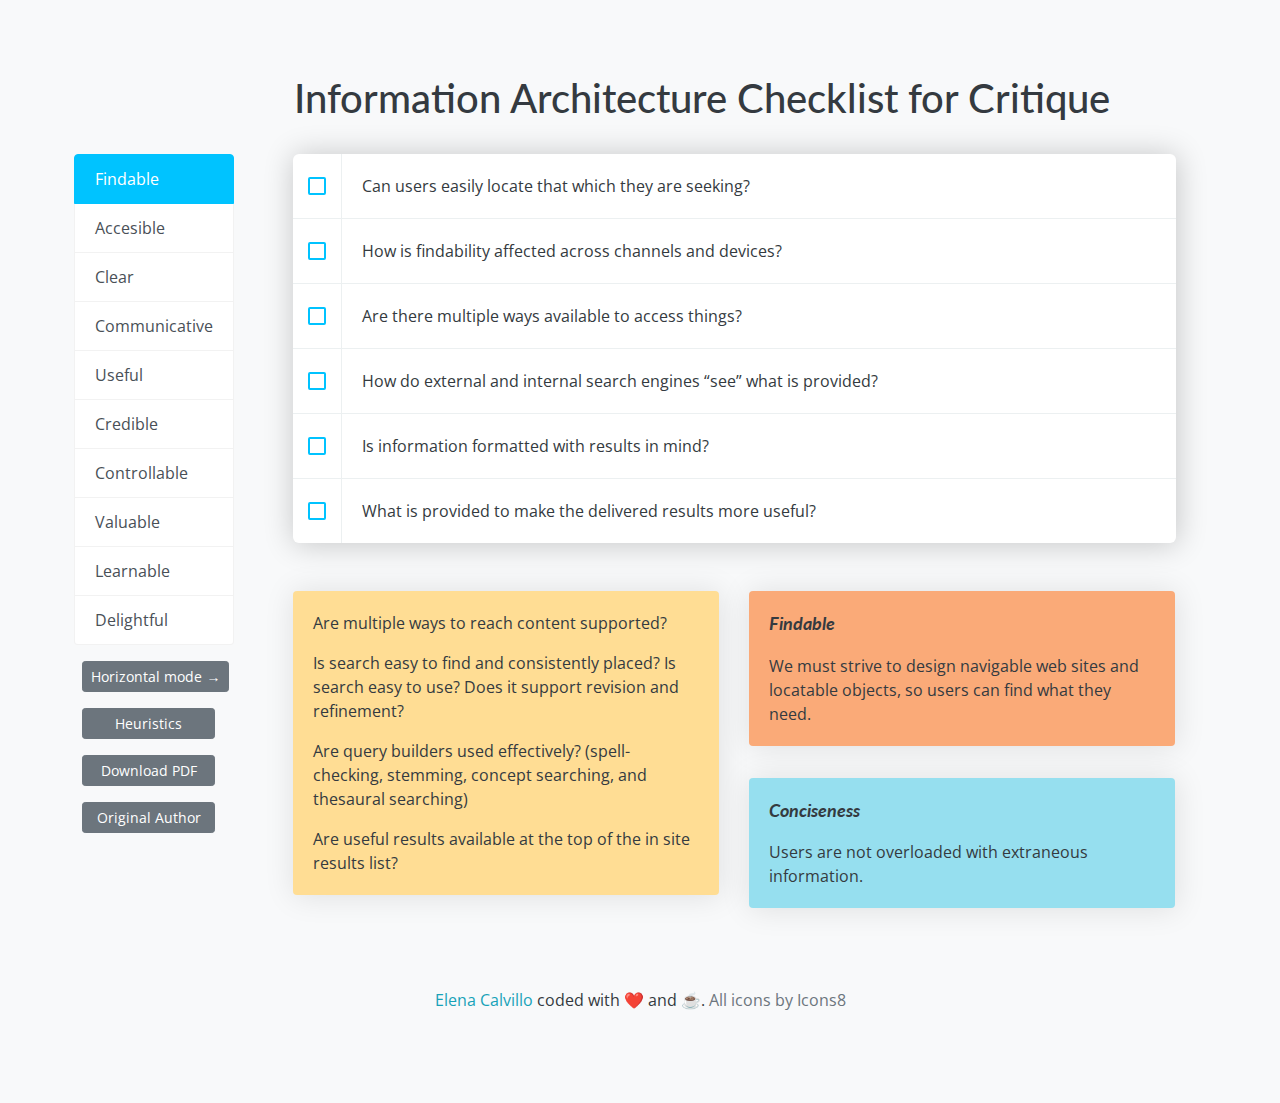
<file: index.html>
<!DOCTYPE html>
<html lang="en">

<head>
  <meta charset="UTF-8" />
  <meta name="viewport" content="width=device-width,initial-scale=1,maximum-scale=1,user-scalable=no"/>
  <meta http-equiv="X-UA-Compatible" content="chrome=1"/>
  <meta http-equiv="X-UA-Compatible" content="ie=9;IE=emulatedIE9"/>
  <meta name="HandheldFriendly" content="true"/>
  <title>Information Architecture Checklist for Critique</title>
  <meta name="description" content="Better user experience through information architecture." />
  <meta name="keywords" content="Information Architecture, user experience" />
  <link rel="stylesheet" href="https://cdnjs.cloudflare.com/ajax/libs/twitter-bootstrap/4.1.3/css/bootstrap.min.css"/>
  <link rel="stylesheet" type="text/css" href="css/style.css"/>
</head>

<body>

  <div class="container mb-4">
    <div class="row">
      <div class="col-lg-2"></div>
      <div class="col-10">
        <h1 class="text-dark pl-lg-3">Information Architecture Checklist for Critique</h1>
      </div>
    </div>
  </div>

  <div class="container">
    <div class="row">
      <!-- Navigation thru Topics -->
      <div class="col-lg-2 mb-4">
        <div class="row">
          <div class="list-group" id="list-tab" role="tablist">
            <a class="list-group-item list-group-item-action active" data-toggle="list" href="#findable"
              role="tab">Findable</a>
            <a class="list-group-item list-group-item-action" data-toggle="list" href="#accesible"
              role="tab">Accesible</a>
            <a class="list-group-item list-group-item-action" data-toggle="list" href="#clear" role="tab">Clear</a>
            <a class="list-group-item list-group-item-action" data-toggle="list" href="#communicative"
              role="tab">Communicative</a>
            <a class="list-group-item list-group-item-action" data-toggle="list" href="#useful" role="tab">Useful</a>
            <a class="list-group-item list-group-item-action" data-toggle="list" href="#credible"
              role="tab">Credible</a>
            <a class="list-group-item list-group-item-action" data-toggle="list" href="#controllable"
              role="tab">Controllable</a>
            <a class="list-group-item list-group-item-action" data-toggle="list" href="#valuable"
              role="tab">Valuable</a>
            <a class="list-group-item list-group-item-action" data-toggle="list" href="#learnable"
              role="tab">Learnable</a>
            <a class="list-group-item list-group-item-action" data-toggle="list" href="#delightful"
              role="tab">Delightful</a>
          </div>
        </div>
        <div class="row mt-2">
          <a class="btn btn-sm btn-block btn-secondary m-2 mr-5" href="horizontal.html" target="_blank">Horizontal mode &#8594;</a>
          <!-- Button trigger modal -->
          <button type="button" class="btn btn-sm btn-block btn-secondary m-2 mr-5" data-toggle="modal"
            data-target="#heuristics">
            Heuristics
          </button>
          <a class="btn btn-sm btn-block btn-secondary m-2 mr-5" href="IA-Checklist-Critique-2018.pdf" target="_blank">Download PDF</a>
          <a class="btn btn-sm btn-block btn-secondary m-2 mr-5" href="https://understandinggroup.com/learn/posters/ia-heuristics-checklist/"
            target="_blank">Original Author</a>
        </div>

      </div> <!-- End Navigation -->

      <!-- All Tabs Content -->
      <div class="col-lg-10">
        <div class="tab-content" id="nav-tabContent">

          <!-- Findable Tab -->
          <div class="tab-pane fade show active" id="findable" role="tabpanel">
            <!-- Findable Container -->
            <div class="container">
              <div class="row">
                <div class="col-12">
                  <ul class="list">
                    <li class="list-item">
                      <input type="checkbox" class="hidden-box" id="findable1" />
                      <label for="findable1" class="check-label">
                        <span class="check-box"></span>
                        <span class="check-text">Can users easily locate that which they are seeking?</span>
                      </label>
                    </li>
                    <li class="list-item">
                      <input type="checkbox" class="hidden-box" id="findable2" />
                      <label for="findable2" class="check-label">
                        <span class="check-box"></span>
                        <span class="check-text">How is findability affected across channels and devices?</span>
                      </label>
                    </li>
                    <li class="list-item">
                      <input type="checkbox" class="hidden-box" id="findable3" />
                      <label for="findable3" class="check-label">
                        <span class="check-box"></span>
                        <span class="check-text">Are there multiple ways available to access things?</span>
                      </label>
                    </li>
                    <li class="list-item">
                      <input type="checkbox" class="hidden-box" id="findable4" />
                      <label for="findable4" class="check-label">
                        <span class="check-box"></span>
                        <span class="check-text">How do external and internal search engines “see” what is
                          provided?</span>
                      </label>
                    </li>
                    <li class="list-item">
                      <input type="checkbox" class="hidden-box" id="findable5" />
                      <label for="findable5" class="check-label">
                        <span class="check-box"></span>
                        <span class="check-text">Is information formatted with results in mind?</span>
                      </label>
                    </li>
                    <li class="list-item">
                      <input type="checkbox" class="hidden-box" id="findable6" />
                      <label for="findable6" class="check-label">
                        <span class="check-box"></span>
                        <span class="check-text">What is provided to make the delivered results more useful?</span>
                      </label>
                    </li>
                  </ul>
                </div>
              </div>
              <div class="row ">
                <div class="col-lg-6">
                  <div class="card bg-yellow">
                    <div class="card-body">
                      <p class="card-text">Are multiple ways to reach content supported?</p>
                      <p class="card-text">
                        Is search easy to find and consistently placed? Is search easy to use? Does it support revision
                        and refinement?</p>
                      <p class="card-text">
                        Are query builders used effectively? (spell-checking, stemming, concept searching, and thesaural
                        searching)</p>
                      <p class="card-text">
                        Are useful results available at the top of the in site results list?</p>
                    </div>
                  </div>
                </div>
                <div class="col-lg-6">
                  <div class="container">
                    <div class="row">
                      <div class="card bg-orange">
                        <div class="card-body">
                          <p class="subtitles">Findable</p>
                          <p class="card-text"> We must strive to design
                            navigable web sites and locatable
                            objects, so users can find
                            what they need.</p>
                        </div>
                      </div>
                    </div>
                    <div class="row ">
                      <div class="card bg-blue">
                        <div class="card-body">
                          <p class="subtitles">Conciseness</p>
                          <p class="card-text">
                            Users are not overloaded with
                            extraneous information.
                          </p>
                        </div>
                      </div>
                    </div>
                  </div>
                </div>
              </div>
            </div> <!-- End Findable Container -->
          </div> <!-- End Findable Tab -->

          <!-- Accesible Tab -->
          <div class="tab-pane fade" id="accesible" role="tabpanel">
            <!-- Accesible Container -->
            <div class="container">
              <div class="row">
                <div class="col-12">
                  <ul class="list">
                    <li class="list-item">
                      <input type="checkbox" class="hidden-box" id="accesible1" />
                      <label for="accesible1" class="check-label">
                        <span class="check-box"></span>
                        <span class="check-text">Can it be used via all expected channels and devices?</span>
                      </label>
                    </li>
                    <li class="list-item">
                      <input type="checkbox" class="hidden-box" id="accesible2" />
                      <label for="accesible2" class="check-label">
                        <span class="check-box"></span>
                        <span class="check-text">How resilient and consistent is it when used via “other”
                          channels?</span>
                      </label>
                    </li>
                    <li class="list-item">
                      <input type="checkbox" class="hidden-box" id="accesible3" />
                      <label for="accesible3" class="check-label">
                        <span class="check-box"></span>
                        <span class="check-text">Does it meet the levels of accessibility compliance to be considerate
                          of those users with disabilities*</span>
                      </label>
                    </li>
                  </ul>
                </div>
              </div>
              <div class="row ">
                <div class="col-12 pb-4">
                  <small>* Be aware that upwards of 20% or more of the world’s population has a disability.</small>
                </div>
                <div class="col-lg-6 ">
                  <div class="container">
                    <div class="row">
                      <div class="card bg-red">
                        <div class="card-body">
                          <p class="card-text">
                            Match between system and the real world: The system should speak the users’ language, with
                            words, phrases and concepts
                            familiar to the user, rather than system-oriented terms. Follow real-world conventions,
                            making
                            information appear in a
                            natural and logical order.
                          </p>
                        </div>
                      </div>
                    </div>
                    <div class="row ">
                      <div class="card bg-yellow">
                        <div class="card-body">
                          <p class="card-text">
                            Is it possible to move through the site without experiencing click fatigue?
                          </p>
                        </div>
                      </div>
                    </div>
                    <div class="row ">
                      <div class="card bg-orange">
                        <div class="card-body">
                          <p class="card-text">
                            Just as our buildings have elevators and ramps,
                            our web sites should be accessible to people with disabilities (more than 10% of the
                            population). Today, it’s good
                            business and the ethical thing to do, eventually, it will become the law.
                          </p>
                        </div>
                      </div>
                    </div>
                  </div>
                </div>
                <div class="col-lg-6 ">
                  <div class="card bg-green">
                    <div class="card-body">
                      <p class="subtitles">Resilience</p>
                      <p class="card-text">
                        The capability of a pervasive information architecture model to shape and adapt
                        itself to specific users,
                        needs and seeking strategies.
                      </p>
                      <p class="subtitles">Consistency</p>
                      <p class="card-text">The capability of a pervasive information architecture model to suit the
                        purposes,
                        the contexts, and the
                        people it is designed for and to maintain the same logic along different media, environments and
                        times in which it acts.
                      </p>
                    </div>
                  </div>
                </div>
              </div>
            </div> <!-- End Accesible Container -->
          </div> <!-- End Accesible Tab -->

          <!-- Clear Tab -->
          <div class="tab-pane fade" id="clear" role="tabpanel">
            <!-- Clear Container -->
            <div class="container">
              <div class="row">
                <div class="col-12">
                  <ul class="list">
                    <li class="list-item">
                      <input type="checkbox" class="hidden-box" id="clear1" />
                      <label for="clear1" class="check-label">
                        <span class="check-box"></span>
                        <span class="check-text">Is it easy to understand?</span>
                      </label>
                    </li>
                    <li class="list-item">
                      <input type="checkbox" class="hidden-box" id="clear2" />
                      <label for="clear2" class="check-label">
                        <span class="check-box"></span>
                        <span class="check-text">Is the target demographics’ grade and reading level being
                          considered?</span>
                      </label>
                    </li>
                    <li class="list-item">
                      <input type="checkbox" class="hidden-box" id="clear3" />
                      <label for="clear3" class="check-label">
                        <span class="check-box"></span>
                        <span class="check-text">Is the path to task completion obvious and free of distraction?</span>
                      </label>
                    </li>
                    <li class="list-item">
                      <input type="checkbox" class="hidden-box" id="clear4" />
                      <label for="clear4" class="check-label">
                        <span class="check-box"></span>
                        <span class="check-text">Would a user find it easy to describe?</span>
                      </label>
                    </li>
                  </ul>
                </div>
              </div>
              <div class="row ">
                <div class="col-lg-6 ">
                  <div class="container">
                    <div class="row">
                      <div class="card bg-red">
                        <div class="card-body">
                          <p class="subtitles">Aesthetic and minimalist design</p>
                          <p class="card-text">
                            Dialogues should not contain information which is
                            irrelevant or rarely needed. Every
                            extra unit of information in a dialogue competes with the relevant units of information and
                            diminishes their relative
                            visibility.
                          </p>
                        </div>
                      </div>
                    </div>
                    <div class="row ">
                      <div class="card bg-yellow">
                        <div class="card-body">
                          <p class="subtitles">In search</p>
                          <p class="card-text">
                            Is it clear what was searched for, what the query was and how many results were
                            returned?
                          </p>
                          <p class="card-text">
                            Are labels clear and meaningful?
                          </p>
                        </div>
                      </div>
                    </div>
                  </div>
                </div>
                <div class="col-lg-6 ">
                  <div class="container">
                    <div class="row">
                      <div class="card bg-blue">
                        <div class="card-body">
                          <p class="subtitles">Clarity</p>
                          <p class="card-text">
                            The information content is conveyed quickly and accurately.
                          </p>
                          <p class="subtitles">Discriminability</p>
                          <p class="card-text">
                            The displayed information can be distinguished accurately.
                          </p>
                          <p class="subtitles">Legibility</p>
                          <p class="card-text">
                            Information is easy to read.
                          </p>
                          <p class="subtitles">Consistency</p>
                          <p class="card-text">
                            A unique design, conformity with user’s expectation.
                          </p>
                        </div>
                      </div>
                    </div>
                    <div class="row ">
                      <div class="card bg-green">
                        <div class="card-body">
                          <p class="subtitles">Reduction</p>
                          <p class="card-text">
                            The capability of a pervasive information architecture model to mange large information sets
                            and minimize stress and
                            frustration associated with choosing from an ever growing set of information sources,
                            services and goods.
                          </p>
                        </div>
                      </div>
                    </div>
                  </div>
                </div>
              </div>
            </div> <!-- End Clear Container -->
          </div> <!-- End Clear Tab -->

          <!-- Communicative Tab -->
          <div class="tab-pane fade" id="communicative" role="tabpanel">
            <!-- Communicative Container -->
            <div class="container">
              <div class="row">
                <div class="col-12">
                  <ul class="list">
                    <li class="list-item">
                      <input type="checkbox" class="hidden-box" id="communicative1" />
                      <label for="communicative1" class="check-label">
                        <span class="check-box"></span>
                        <span class="check-text">Is the status, location and permissions of the user obvious?</span>
                      </label>
                    </li>
                    <li class="list-item">
                      <input type="checkbox" class="hidden-box" id="communicative2" />
                      <label for="communicative2" class="check-label">
                        <span class="check-box"></span>
                        <span class="check-text">How is messaging used throughout? Is messaging effective for the tasks
                          and contexts being supported?</span>
                      </label>
                    </li>
                    <li class="list-item">
                      <input type="checkbox" class="hidden-box" id="communicative3" />
                      <label for="communicative3" class="check-label">
                        <span class="check-box"></span>
                        <span class="check-text">Does the navigation and messaging help establish a sense of place that
                          is consistent and orienting across channels,
                          contexts and tasks?</span>
                      </label>
                    </li>
                  </ul>
                </div>
              </div>
              <div class="row ">
                <div class="col-lg-6 ">
                  <div class="container">
                    <div class="row">
                      <div class="card bg-red">
                        <div class="card-body">
                          <p class="subtitles">Visibility of system status</p>
                          <p class="card-text">
                            The system should always keep users informed about what is going on, through appropriate
                            feedback within reasonable
                            time.
                          </p>
                          <p class="subtitles">Recognition rather than recall</p>
                          <p class="card-text">
                            Minimize the user’s memory load by making objects, actions, and options visible. The user
                            should not have to remember
                            information from one part of the dialogue to another. Instructions for use of the system
                            should be visible or easily
                            retrievable whenever appropriate.
                          </p>
                        </div>
                      </div>
                    </div>
                    <div class="row ">
                      <div class="card bg-yellow">
                        <div class="card-body">
                          <p class="card-text">
                            Does it orient the user to what this site is about and content is available?
                          </p>
                          <p class="card-text">
                            Is it clear where I am, both in terms of which site and where I am in the site?
                          </p>
                        </div>
                      </div>
                    </div>
                  </div>
                </div>
                <div class="col-lg-6 ">
                  <div class="container">
                    <div class="row">
                      <div class="card bg-blue">
                        <div class="card-body">
                          <p class="subtitles">Self-descriptiveness</p>
                          <p class="card-text">
                            The dialogue is self- descriptive when each dialogue step is immediately comprehensible
                            through feedback from the system
                            or is explained to the user on request.
                          </p>
                          <p class="subtitles">Detectability</p>
                          <p class="card-text">
                            The user’s attention is directed towards information required.
                          </p>
                        </div>
                      </div>
                    </div>
                    <div class="row ">
                      <div class="card bg-green">
                        <div class="card-body">
                          <p class="subtitles">Place-making</p>
                          <p class="card-text">
                            The capability of a pervasive information architecture model to help users reduce
                            disorientation, build a sense of place
                            and increase legibility and way finding across digital, physical and cross-channel
                            environments.
                          </p>
                        </div>
                      </div>
                    </div>
                  </div>
                </div>
              </div>
            </div> <!-- End Communicative Container -->
          </div> <!-- End Communicative Tab -->

          <!-- Useful Tab -->
          <div class="tab-pane fade" id="useful" role="tabpanel">
            <!-- Useful Container -->
            <div class="container">
              <div class="row">
                <div class="col-12">
                  <ul class="list">
                    <li class="list-item">
                      <input type="checkbox" class="hidden-box" id="useful1" />
                      <label for="useful1" class="check-label">
                        <span class="check-box"></span>
                        <span class="check-text">Is it usable? Are users able to complete the tasks that they set out to
                          without massive frustration or abandon?</span>
                      </label>
                    </li>
                    <li class="list-item">
                      <input type="checkbox" class="hidden-box" id="useful2" />
                      <label for="useful2" class="check-label">
                        <span class="check-box"></span>
                        <span class="check-text">Does it serve new users as well as loyal users in ways that satisfy
                          their needs uniquely?</span>
                      </label>
                    </li>
                    <li class="list-item">
                      <input type="checkbox" class="hidden-box" id="useful3" />
                      <label for="useful3" class="check-label">
                        <span class="check-box"></span>
                        <span class="check-text">Are there a few navigation options that lead where users may want to go
                          next? Are they clearly labeled?</span>
                      </label>
                    </li>
                  </ul>
                </div>
              </div>
              <div class="row ">
                <div class="col-lg-6 ">
                  <div class="container">
                    <div class="row">
                      <div class="card bg-red">
                        <div class="card-body">
                          <p class="card-text">
                            Help users recognize, diagnose, and recover from errors. Errors should be expressed in plain
                            language precisely indicate
                            the problem, and constructively suggest a solution.
                          </p>
                          <p class="card-text">
                            Does it serve users who have been here before and know what they’re looking for?
                          </p>
                        </div>
                      </div>
                    </div>
                    <div class="row ">
                      <div class="card bg-yellow">
                        <div class="card-body">
                          <p class="card-text">
                            Does it highlight the best ways to reach content? In search: Are useful components displayed
                            per result? Are the results
                            grouped in a useful way?
                          </p>
                          <p class="card-text">
                            Are there a few navigation options that lead me where I’d want to go next? Are they clearly
                            labeled?
                          </p>
                        </div>
                      </div>
                    </div>
                    <div class="row ">
                      <div class="card bg-orange">
                        <div class="card-body">
                          <p class="subtitles">Usable</p>
                          <p class="card-text">
                            Ease of use remains vital, and yet the interface-centered methods and perspectives of
                            human-computer interaction do not
                            address all dimensions of web design. In short, usability is necessary but not sufficient.
                          </p>
                        </div>
                      </div>
                    </div>
                  </div>
                </div>
                <div class="col-lg-6 ">
                  <div class="container">
                    <div class="row">
                      <div class="card bg-orange">
                        <div class="card-body">
                          <p class="subtitles">Useful</p>
                          <p class="card-text">
                            As practitioners, we can’t be content to paint within the lines drawn by managers. We must
                            have the courage and
                            creativity to ask whether our products and systems are useful, and to apply our deep
                            knowledge of craft and medium to
                            define innovative solutions that are more useful.
                          </p>
                        </div>
                      </div>
                    </div>
                    <div class="row ">
                      <div class="card bg-blue">
                        <div class="card-body">
                          <p class="subtitles">Suitability for the task</p>
                          <p class="card-text">
                            The dialogue is suitable for a task when it supports the user in the effective and efficient
                            completion of the task.
                          </p>
                        </div>
                      </div>
                    </div>
                    <div class="row ">
                      <div class="card bg-green">
                        <div class="card-body">
                          <p class="subtitles">Correlation</p>
                          <p class="card-text">
                            The capability of a pervasive information architecture model to suggest relevant connections
                            among pieces of
                            information, services, and goods to help users achieve explicit goals or stimulate latent
                            needs.
                          </p>
                        </div>
                      </div>
                    </div>
                  </div>
                </div>
              </div>
            </div> <!-- End Useful Container -->
          </div> <!-- End Useful Tab -->

          <!-- Credible Tab -->
          <div class="tab-pane fade" id="credible" role="tabpanel">
            <!-- Credible Container -->
            <div class="container">
              <div class="row">
                <div class="col-12">
                  <ul class="list">
                    <li class="list-item">
                      <input type="checkbox" class="hidden-box" id="credible1" />
                      <label for="credible1" class="check-label">
                        <span class="check-box"></span>
                        <span class="check-text">Is the design apptropriate to the context of use and audience?</span>
                      </label>
                    </li>
                    <li class="list-item">
                      <input type="checkbox" class="hidden-box" id="credible2" />
                      <label for="credible2" class="check-label">
                        <span class="check-box"></span>
                        <span class="check-text">Is your content updated in a timely manner?</span>
                      </label>
                    </li>
                    <li class="list-item">
                      <input type="checkbox" class="hidden-box" id="credible3" />
                      <label for="credible3" class="check-label">
                        <span class="check-box"></span>
                        <span class="check-text">Do you use restraint with promotional content?</span>
                      </label>
                    </li>
                    <li class="list-item">
                      <input type="checkbox" class="hidden-box" id="credible4" />
                      <label for="credible4" class="check-label">
                        <span class="check-box"></span>
                        <span class="check-text">Is it easy to contact a real person?</span>
                      </label>
                    </li>
                    <li class="list-item">
                      <input type="checkbox" class="hidden-box" id="credible5" />
                      <label for="credible5" class="check-label">
                        <span class="check-box"></span>
                        <span class="check-text">Is it easy to verify your credentials?</span>
                      </label>
                    </li>
                    <li class="list-item">
                      <input type="checkbox" class="hidden-box" id="credible6" />
                      <label for="credible6" class="check-label">
                        <span class="check-box"></span>
                        <span class="check-text">Do you have help/support content where it is needed?</span>
                      </label>
                    </li>
                    <li class="list-item">
                      <input type="checkbox" class="hidden-box" id="credible7" />
                      <label for="credible7" class="check-label">
                        <span class="check-box"></span>
                        <span class="check-text">Especially important when asking for sensitive personal data.</span>
                      </label>
                    </li>
                  </ul>
                </div>
              </div>
              <div class="row ">
                <div class="col-lg-6 ">
                  <div class="card bg-red">
                    <div class="card-body">
                      <p class="subtitles">Help and documentation</p>
                      <p class="card-text">
                        Even though it is better
                        if the system can be used without documentation,
                        it may be necessary to provide help and documentation. Any such information should be easy to
                        search, focused on the
                        user’s task, list concrete steps to be carried out, and not be too large.
                      </p>

                    </div>
                  </div>
                </div>
                <div class="col-lg-6 ">
                  <div class="card bg-orange">
                    <div class="card-body">
                      <p class="subtitles">Credible</p>
                      <p class="card-text">
                        Thanks to the Web Credibility Project, we’re beginning to understand the design elements that
                        influence whether users
                        trust and believe what we tell them.
                      </p>
                    </div>
                  </div>
                </div>
              </div>
            </div> <!-- End Credible Container -->
          </div> <!-- End Credible Tab -->

          <!-- Controllable Tab -->
          <div class="tab-pane fade" id="controllable" role="tabpanel">
            <!-- Controllable Container -->
            <div class="container">
              <div class="row">
                <div class="col-12">
                  <ul class="list">
                    <li class="list-item">
                      <input type="checkbox" class="hidden-box" id="controllable1" />
                      <label for="controllable1" class="check-label">
                        <span class="check-box"></span>
                        <span class="check-text">Are tasks and information a user would reasonably want to accomplish
                          available?</span>
                      </label>
                    </li>
                    <li class="list-item">
                      <input type="checkbox" class="hidden-box" id="controllable2" />
                      <label for="controllable2" class="check-label">
                        <span class="check-box"></span>
                        <span class="check-text">How well are errors anticipated and eliminated?</span>
                      </label>
                    </li>
                    <li class="list-item">
                      <input type="checkbox" class="hidden-box" id="controllable3" />
                      <label for="controllable3" class="check-label">
                        <span class="check-box"></span>
                        <span class="check-text">When errors do occur, how easily can a user recover?</span>
                      </label>
                    </li>
                    <li class="list-item">
                      <input type="checkbox" class="hidden-box" id="controllable4" />
                      <label for="controllable4" class="check-label">
                        <span class="check-box"></span>
                        <span class="check-text">Are features offered to allow the user to tailor information or
                          functionality to their context?</span>
                      </label>
                    </li>
                    <li class="list-item">
                      <input type="checkbox" class="hidden-box" id="controllable5" />
                      <label for="controllable5" class="check-label">
                        <span class="check-box"></span>
                        <span class="check-text">Are exits and other important controls clearly marked?</span>
                      </label>
                    </li>
                  </ul>
                </div>
              </div>
              <div class="row ">
                <div class="col-lg-6 ">
                  <div class="card bg-red">
                    <div class="card-body">
                      <p class="subtitles">User control and freedom</p>
                      <p class="card-text">
                        Users often choose system functions by mistake and will need a clearly marked “emergency exit”
                        to leave the unwanted
                        state without having to go through an extended dialogue.
                      </p>
                      <p class="subtitles">Error prevention</p>
                      <p class="card-text">
                        Even better than good error messages is a careful design which prevents a problem from occurring
                        in the first place.
                        Either eliminate error-prone conditions or check for them and present users with a confirmation
                        option before they
                        commit to the action.
                      </p>
                      <p class="subtitles">Flexibility and efficiency of use</p>
                      <p class="card-text">
                        Accelerators— unseen by the novice user—may often speed up the interaction for the expert user
                        such that the system can
                        cater to both inexperienced and experienced users. Allow users to tailor frequent actions.
                      </p>
                    </div>
                  </div>
                </div>
                <div class="col-lg-6 ">
                  <div class="card bg-blue">
                    <div class="card-body">
                      <p class="subtitles">Controllability</p>
                      <p class="card-text">
                        The dialogue is controllable when the user is able to initiate and control the direction and
                        pace of the interaction
                        until the point at which the goal has been met.
                      </p>
                      <p class="subtitles">Error tolerance</p>
                      <p class="card-text">
                        The dialogue is error tolerant if despite evident errors in input, the intended result may be
                        achieved with either no or
                        minimal action by the user.
                      </p>
                      <p class="subtitles">Suitability for individualization</p>
                      <p class="card-text">
                        The dialogue is capable of individualization when the interface software can be modified to suit
                        the task needs,
                        individual preferences, and skills of the user.
                      </p>
                    </div>
                  </div>
                </div>
              </div>
            </div> <!-- End Controllable Container -->
          </div> <!-- End Controllable Tab -->

          <!-- Valuable Tab -->
          <div class="tab-pane fade" id="valuable" role="tabpanel">
            <!-- Valuable Container -->
            <div class="container">
              <div class="row">
                <div class="col-12">
                  <ul class="list">
                    <li class="list-item">
                      <input type="checkbox" class="hidden-box" id="valuable1" />
                      <label for="valuable1" class="check-label">
                        <span class="check-box"></span>
                        <span class="check-text">Is it desirable to the target user?</span>
                      </label>
                    </li>
                    <li class="list-item">
                      <input type="checkbox" class="hidden-box" id="valuable2" />
                      <label for="valuable2" class="check-label">
                        <span class="check-box"></span>
                        <span class="check-text">Does it maintain conformity with expectations throughout the
                          interaction across channels?</span>
                      </label>
                    </li>
                    <li class="list-item">
                      <input type="checkbox" class="hidden-box" id="valuable3" />
                      <label for="valuable3" class="check-label">
                        <span class="check-box"></span>
                        <span class="check-text">Can a user easily describe the value?</span>
                      </label>
                    </li>
                    <li class="list-item">
                      <input type="checkbox" class="hidden-box" id="valuable4" />
                      <label for="valuable4" class="check-label">
                        <span class="check-box"></span>
                        <span class="check-text">How is success being measured? Does it contribute to the bottom
                          line?</span>
                      </label>
                    </li>
                    <li class="list-item">
                      <input type="checkbox" class="hidden-box" id="valuable5" />
                      <label for="valuable5" class="check-label">
                        <span class="check-box"></span>
                        <span class="check-text">Does it improve customer satisfaction?</span>
                      </label>
                    </li>
                  </ul>
                </div>
              </div>
              <div class="row ">
                <div class="col-lg-6 ">
                  <div class="container">
                    <div class="row">
                      <div class="col-12 p-0">
                        <div class="card bg-yellow">
                          <div class="card-body">
                            <p class="card-text">
                              Are breadth and depth balanced?
                            </p>
                          </div>
                        </div>
                      </div>
                    </div>
                    <div class="row ">
                      <div class="card bg-orange">
                        <div class="card-body">
                          <p class="subtitles">Desirable</p>
                          <p class="card-text">
                            Our quest for efficiency must be tempered by an appreciation for the power and value of
                            image, identity, brand, and
                            other elements of emotional design.
                          </p>
                          <p class="subtitles">Valuable</p>
                          <p class="card-text">
                            Our sites must deliver value to our sponsors. For non-profits, the user experience must
                            advance the mission. With
                            for-profits, it must contribute to the bottom line and improve customer satisfaction.
                          </p>
                        </div>
                      </div>
                    </div>
                  </div>
                </div>
                <div class="col-lg-6 ">
                  <div class="card bg-blue">
                    <div class="card-body">
                      <p class="subtitles">Conformity with user expectations</p>
                      <p class="card-text">
                        The dialogue conforms with user expectations when it is consistent and corresponds to the user
                        characteristics, such
                        as task knowledge, education, experience, and to commonly accepted conventions.
                      </p>
                    </div>
                  </div>
                </div>
              </div>
            </div> <!-- End Valuable Container -->
          </div> <!-- End Valuable Tab -->

          <!-- Learnable Tab -->
          <div class="tab-pane fade" id="learnable" role="tabpanel">
            <!-- Learnable Container -->
            <div class="container">
              <div class="row">
                <div class="col-12">
                  <ul class="list">
                    <li class="list-item">
                      <input type="checkbox" class="hidden-box" id="learnable1" />
                      <label for="learnable1" class="check-label">
                        <span class="check-box"></span>
                        <span class="check-text">Can it be grasped quickly?</span>
                      </label>
                    </li>
                    <li class="list-item">
                      <input type="checkbox" class="hidden-box" id="learnable2" />
                      <label for="learnable2" class="check-label">
                        <span class="check-box"></span>
                        <span class="check-text">What is offered to ease the more complicated processes?</span>
                      </label>
                    </li>
                    <li class="list-item">
                      <input type="checkbox" class="hidden-box" id="learnable3" />
                      <label for="learnable3" class="check-label">
                        <span class="check-box"></span>
                        <span class="check-text">Is it memorable?</span>
                      </label>
                    </li>
                    <li class="list-item">
                      <input type="checkbox" class="hidden-box" id="learnable4" />
                      <label for="learnable4" class="check-label">
                        <span class="check-box"></span>
                        <span class="check-text">Is it easy to recount?</span>
                      </label>
                    </li>
                    <li class="list-item">
                      <input type="checkbox" class="hidden-box" id="learnable5" />
                      <label for="learnable5" class="check-label">
                        <span class="check-box"></span>
                        <span class="check-text">Does it behave consistently enough to be predictable?</span>
                      </label>
                    </li>
                  </ul>
                </div>
              </div>
              <div class="row ">
                <div class="col-lg-6 ">
                  <div class="card bg-red">
                    <div class="card-body">
                      <p class="subtitles">Consistency and standards</p>
                      <p class="card-text">
                        Users should not have to wonder whether different words, situations,
                        or actions mean the same thing. Follow platform conventions.
                      </p>
                    </div>
                  </div>
                </div>
                <div class="col-lg-6 ">
                  <div class="card bg-blue">
                    <div class="card-body">
                      <p class="card-text">
                        A dialog supports suitability for learning, if it guides the user through the learning stages
                        minimizing the learning
                        time.
                      </p>
                      <p class="subtitles">Comprehensibility</p>
                      <p class="card-text">
                        The meaning is clearly understandable, unambiguous, interpretable, and recognizable.
                      </p>
                    </div>
                  </div>
                </div>
              </div>
            </div> <!-- End Learnable Container -->
          </div> <!-- End Learnable Tab -->

          <!-- Delightful Tab -->
          <div class="tab-pane fade" id="delightful" role="tabpanel">
            <!-- Delightful Container -->
            <div class="container">
              <div class="row">
                <div class="col-12">
                  <ul class="list">
                    <li class="list-item">
                      <input type="checkbox" class="hidden-box" id="delightful1" />
                      <label for="delightful1" class="check-label">
                        <span class="check-box"></span>
                        <span class="check-text">What are your differentiators from other similar experiences or
                          competitors?</span>
                      </label>
                    </li>
                    <li class="list-item">
                      <input type="checkbox" class="hidden-box" id="delightful2" />
                      <label for="delightful2" class="check-label">
                        <span class="check-box"></span>
                        <span class="check-text">What cross channel ties can be explored that delight?</span>
                      </label>
                    </li>
                    <li class="list-item">
                      <input type="checkbox" class="hidden-box" id="delightful3" />
                      <label for="delightful3" class="check-label">
                        <span class="check-box"></span>
                        <span class="check-text">How are user expectations not just met but exceeded?</span>
                      </label>
                    </li>
                    <li class="list-item">
                      <input type="checkbox" class="hidden-box" id="delightful4" />
                      <label for="delightful4" class="check-label">
                        <span class="check-box"></span>
                        <span class="check-text">What are you providing that is unexpected?</span>
                      </label>
                    </li>
                    <li class="list-item">
                      <input type="checkbox" class="hidden-box" id="delightful5" />
                      <label for="delightful5" class="check-label">
                        <span class="check-box"></span>
                        <span class="check-text">What can you take that is now ordinary and make extraordinary?</span>
                      </label>
                    </li>
                  </ul>
                </div>
              </div>
              <div class="row ">
                <div class="col-lg-6 ">
                  <div class="card bg-white">
                    <div class="card-body">
                      <p class="card-text">
                        Historically “delight” has not been talked about in regards to heuristic measurement yet
                        consideration of
                        differentiators and goals around exceeding user expectations are becoming increasingly important
                        to consumers—especially
                        as we explore cross channel solutions.
                      </p>
                    </div>
                  </div>
                </div>
              </div>
            </div> <!-- End Delightful Container -->
          </div> <!-- End Delightful Tab -->
        </div>
      </div>

    </div>
  </div>

  <footer class="text-center mt-5">
    <div class="row">
      <div class="col">
        <p><a class="text-info" href="http://www.elenacalvillo.com" target="_blank">Elena Calvillo</a> coded with ❤️ and &#x2615;. <a class="text-muted" href="https://icons8.com/" target="_blank">All icons by Icons8</a></p>
      </div>
    </div>
  </footer>

  <!-- Modal -->
  <div class="modal fade" id="heuristics" tabindex="-1" role="dialog" aria-labelledby="exampleModalLabel"
    aria-hidden="true">
    <div class="modal-dialog" role="document">
      <div class="modal-content">
        <div class="modal-header">
          <h5 class="modal-title">Sources for Heuristics</h5>
          <button type="button" class="close" data-dismiss="modal" aria-label="Close">
            <span aria-hidden="true">&times;</span>
          </button>
        </div>
        <div class="modal-body">

          <div class="media p-2">
            <div class="circle p-4 bg-red"></div>
            <div class="media-body pl-3">
              <p class="m-0">Nielsen/Molich—1990</p>
              <p>Usability Heuristics</p>
            </div>
          </div>

          <div class="media p-2">
            <div class="circle p-4 bg-yellow "></div>
            <div class="media-body pl-3">
              <p class="m-0">Lou Rosenfeld—2004</p>
              <p>IA Heuristics</p>
            </div>
          </div>

          <div class="media p-2">
            <div class="circle p-4 bg-orange "></div>
            <div class="media-body pl-3">
              <p class="m-0">Peter Morville—2004</p>
              <p>UX Honeycomb</p>
            </div>
          </div>

          <div class="media p-2">
            <div class="circle p-4 bg-blue "></div>
            <div class="media-body pl-3">
              <p class="m-0">ISO 9241 Ergonomics of Human</p>
              <p>System Interaction—2006</p>
            </div>
          </div>

          <div class="media p-2">
            <div class="circle p-4 bg-green "></div>
            <div class="media-body pl-3">
              <p class="m-0">Resmini/Rosati—2011</p>
              <p>Pervasive IA Heuristics</p>
            </div>
          </div>

        </div>

      </div>
    </div>
  </div>

  <script src="https://code.jquery.com/jquery-3.3.1.slim.min.js"
    integrity="sha384-q8i/X+965DzO0rT7abK41JStQIAqVgRVzpbzo5smXKp4YfRvH+8abtTE1Pi6jizo"
    crossorigin="anonymous"></script>
  <script src="https://cdnjs.cloudflare.com/ajax/libs/popper.js/1.14.7/umd/popper.min.js"
    integrity="sha384-UO2eT0CpHqdSJQ6hJty5KVphtPhzWj9WO1clHTMGa3JDZwrnQq4sF86dIHNDz0W1"
    crossorigin="anonymous"></script>
  <script src="https://stackpath.bootstrapcdn.com/bootstrap/4.3.1/js/bootstrap.min.js"
    integrity="sha384-JjSmVgyd0p3pXB1rRibZUAYoIIy6OrQ6VrjIEaFf/nJGzIxFDsf4x0xIM+B07jRM"
    crossorigin="anonymous"></script>
    
    <script>
	    function printView() {
		  $("div").removeClass("fade");
		}
    </script>

</body>

</html>
</file>
<file: css/style.css>
@import url('https://fonts.googleapis.com/css?family=Lato|Open+Sans');

html,
body {
  background-color: #f8f9fa;
  color: #343a40;
  font-family: 'Open Sans', sans-serif;
  padding: 3%;
}

h1{
  font-family: 'Lato', sans-serif;
}

.title{
  width: 507%;
}

.subtitles {
  font-family: 'Lato', sans-serif;
  font-size: 1.1em;
  font-style: italic;
  font-weight: bold;
}

.bg-red {
  background-color: #FA8978;
}

.bg-orange {
  background-color: #faaa78;
}

.bg-green {
  background-color: #D0E6A5;
}

.bg-yellow {
  background-color: #FFDD94;
}

.bg-purple {
  background-color: #CCABDB;
}

.bg-mint {
  background-color: #86E3CE;
}

.bg-blue {
  background-color: #96dfef;
}

.list-group-item {
  border: 1px solid rgba(0,0,0,.05);
}

.list-group-item.active {
  background-color: #00C3FF;
  border-color: #00C3FF;
}

.card {
  border: 0;
  box-shadow: 1px 1px 30px 1px rgba(0, 0, 0, 0.1);
  margin-bottom: 2em;
}

/* Checklist */
.list {
  padding: 0;
  background-color: #fff;
  border-radius: 6px;
  box-shadow: 1px 1px 30px 1px rgba(0, 0, 0, 0.2);
  list-style: none;
  margin-bottom: 3em;
  overflow: hidden;
}
.list .list-item {
  margin: 0;
  padding: 0;
  border-bottom: 1px solid #ecf0f1;
  position: relative;
}
.list .list-item:last-child {
  border: 0;
}
.hidden-box {
  position: absolute;
  top: -9999px;
  left: -9999px;
  -webkit-appearance: none;
     -moz-appearance: none;
          appearance: none;
  opacity: 0;
}
.check-label {
  margin: 0;
  display: flex;
  flex-direction: row;
  flex-wrap: nowrap;
  justify-content: flex-start;
  align-items: center;
}
.check-box {
  display: flex;
  align-self: center;
  position: relative;
  /*height: 20px;
  width: 20px;*/
  padding: 7px;
  margin: 0 15px;
  border: 2px solid #00C3FF;
  border-radius: 2px;
  cursor: pointer;
}
.check-text {
  display: flex;
  align-self: center;
  position: relative;
  cursor: pointer;
  padding: 20px;
  border-left: 1px solid #ecf0f1;
}
.check-text:after {
  content: '';
  display: block;
  width: 0%;
  height: 2px;
  background-color: #333;
  position: absolute;
  top: 50%;
  left: 7.5%;
  -webkit-transform: translateY(-50%);
          transform: translateY(-50%);
  transition: width 100ms ease-in-out;
}
.hidden-box:checked + .check-label {
  background-color: #F9F9F9;
  color: #777;
}
.hidden-box:checked + .check-label .check-box {
  background-color: #00C3FF;
}
.hidden-box:checked + .check-label .check-box:after {
  content: '';
  display: block;
  position: absolute;
  top: 0px;
  left: 4px;
  width: 6px;
  height: 12px;
  border: solid #fff;
  border-width: 0 2px 2px 0;
  -webkit-transform: rotate(45deg);
          transform: rotate(45deg);
}
.hidden-box:checked + .check-label .check-text:after {
  width: 85%;
}

.circle {
  border-radius: 50%;
}

@media print {
	* {
    -webkit-transition: none !important;
    transition: none !important;
}
.tab-content > .tab-pane {
    display: block !important;
    opacity: 1 !important;
    visibility: visible !important;
}

  .fade {opacity: 1 !important;}
}

@media (max-width: 768px) {

}
</file>
